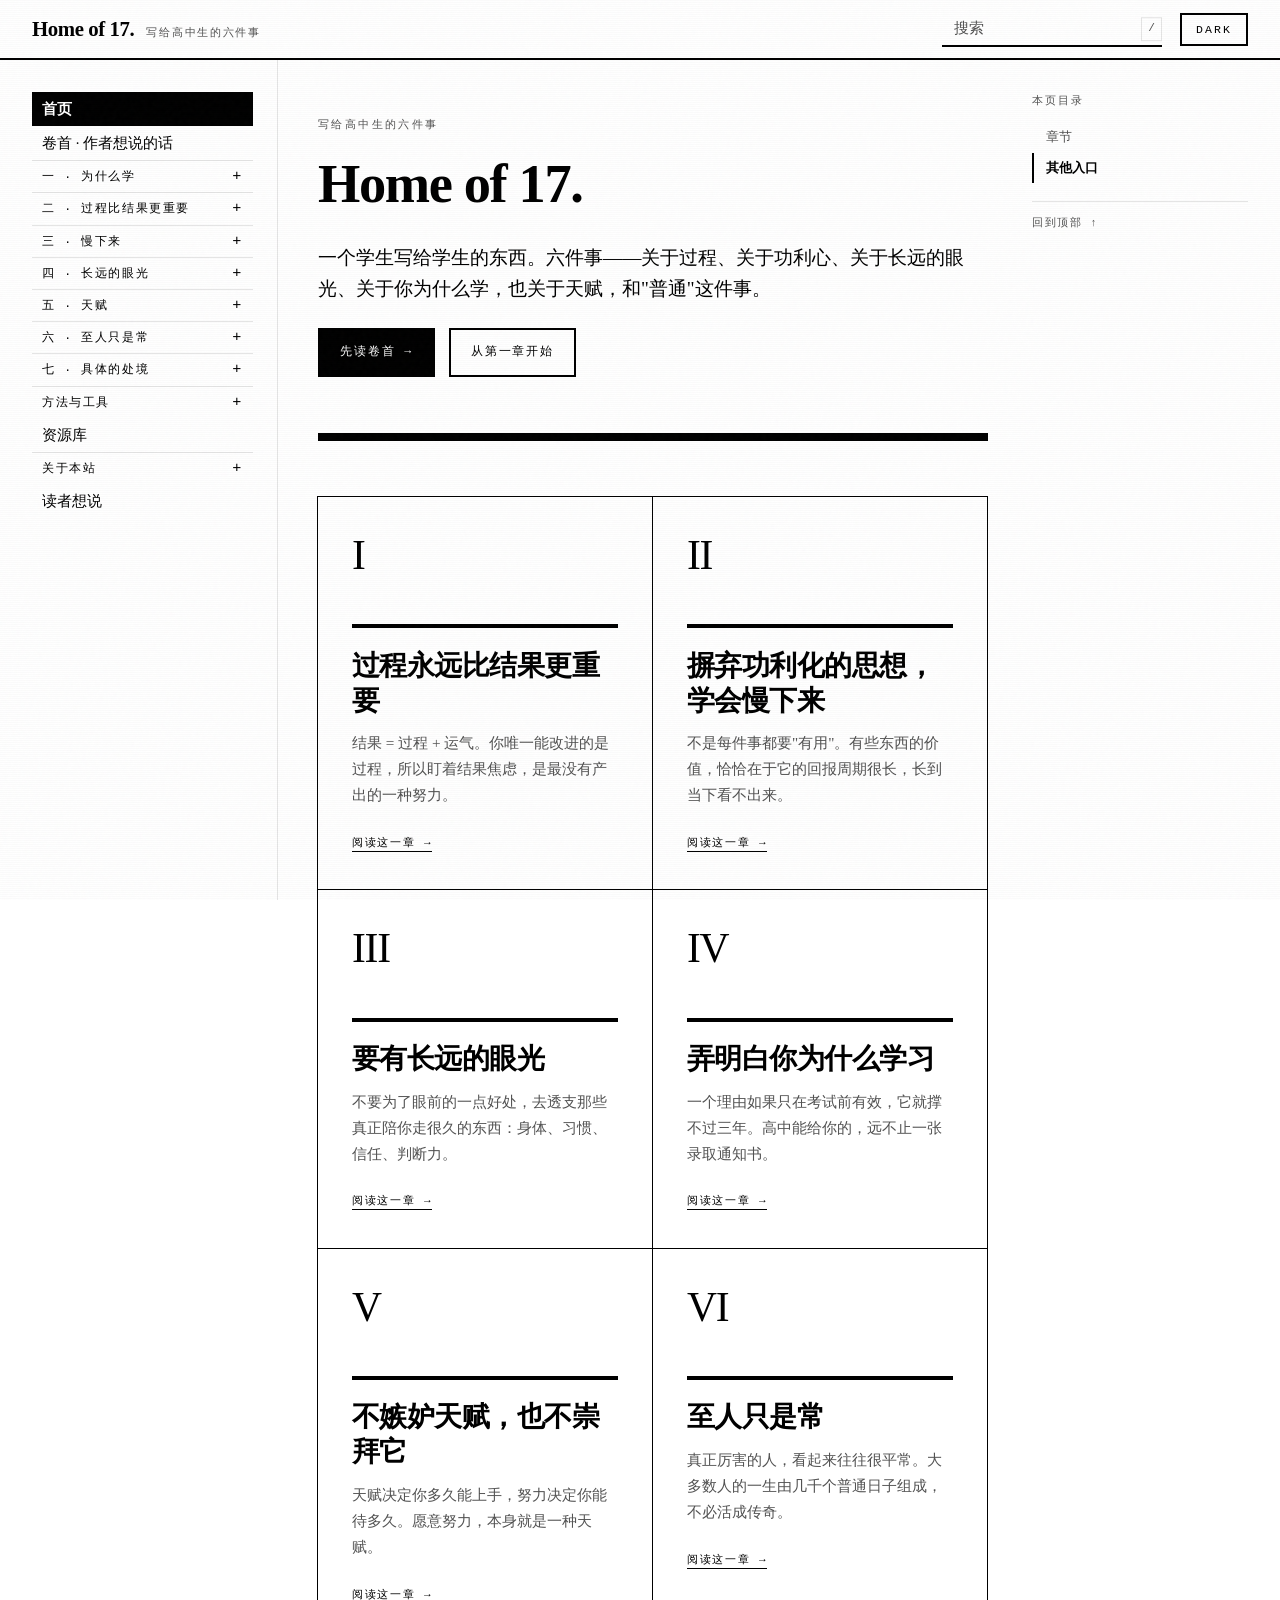
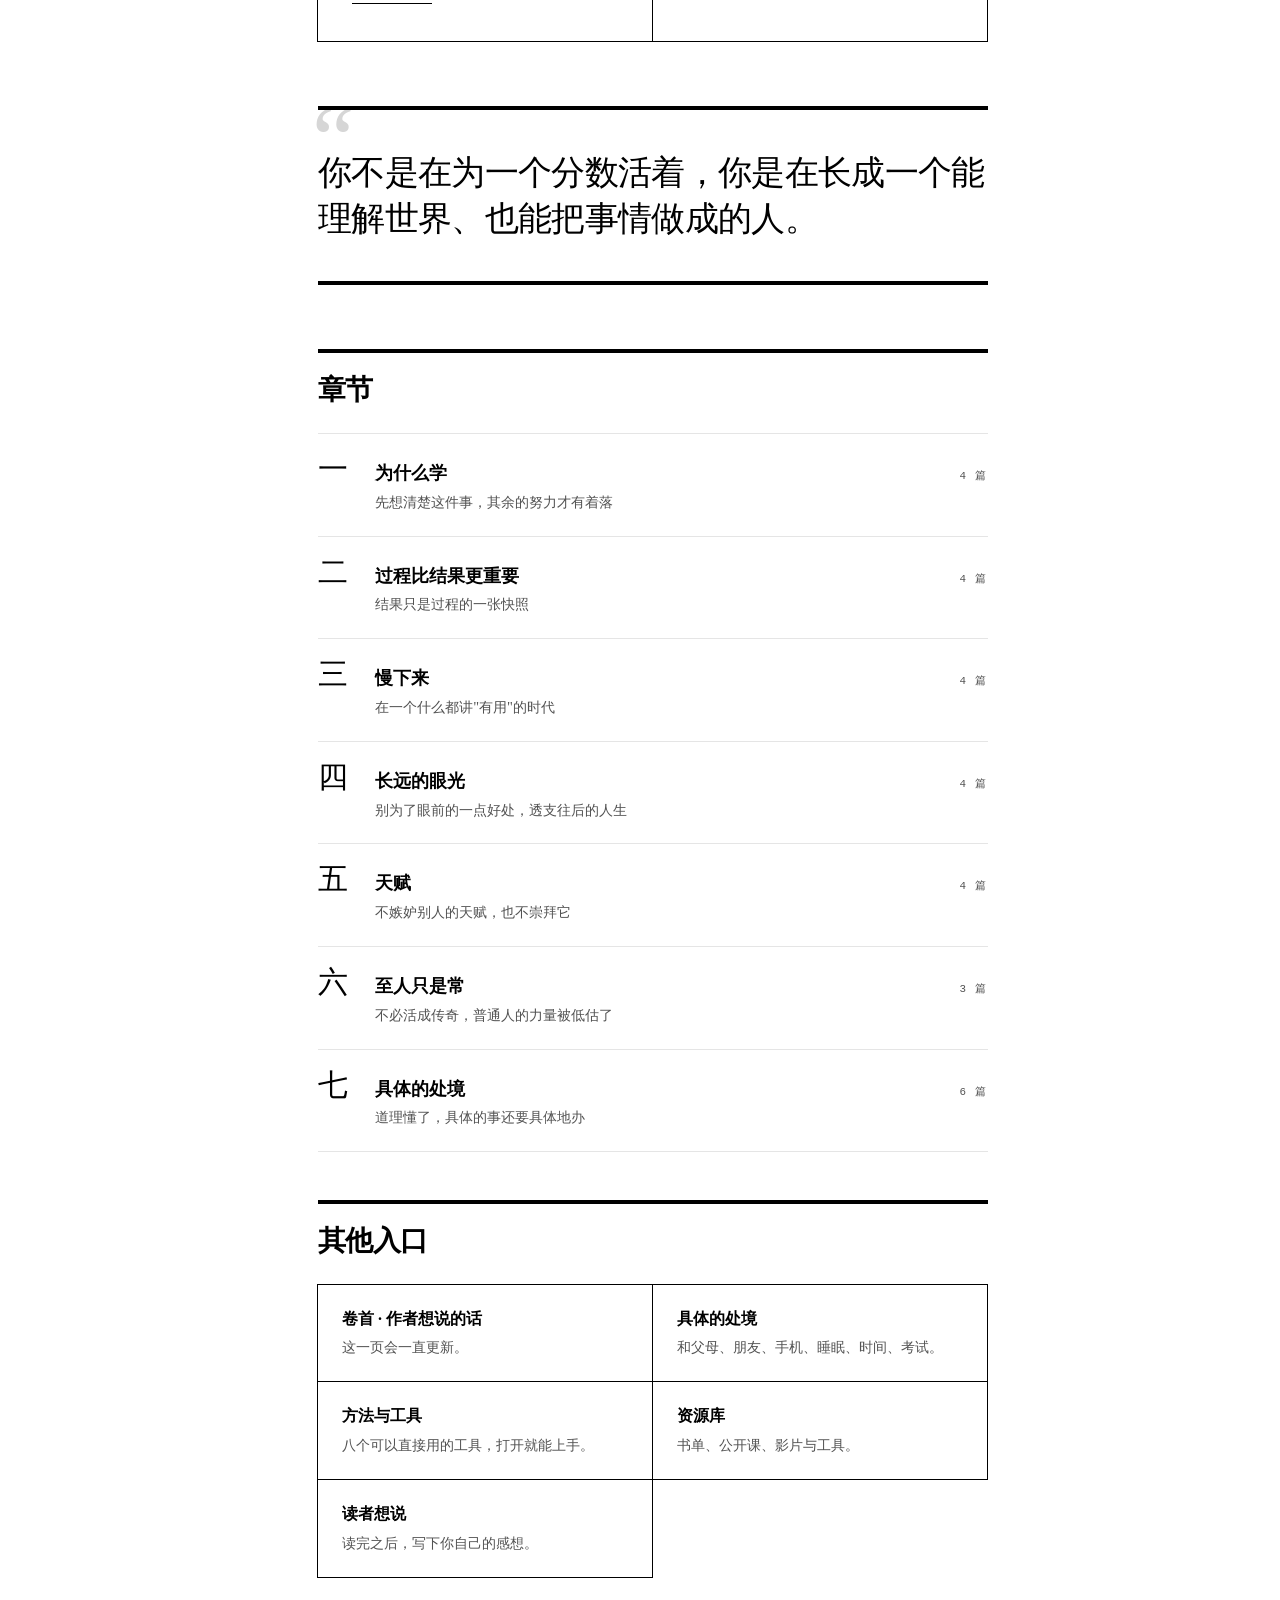
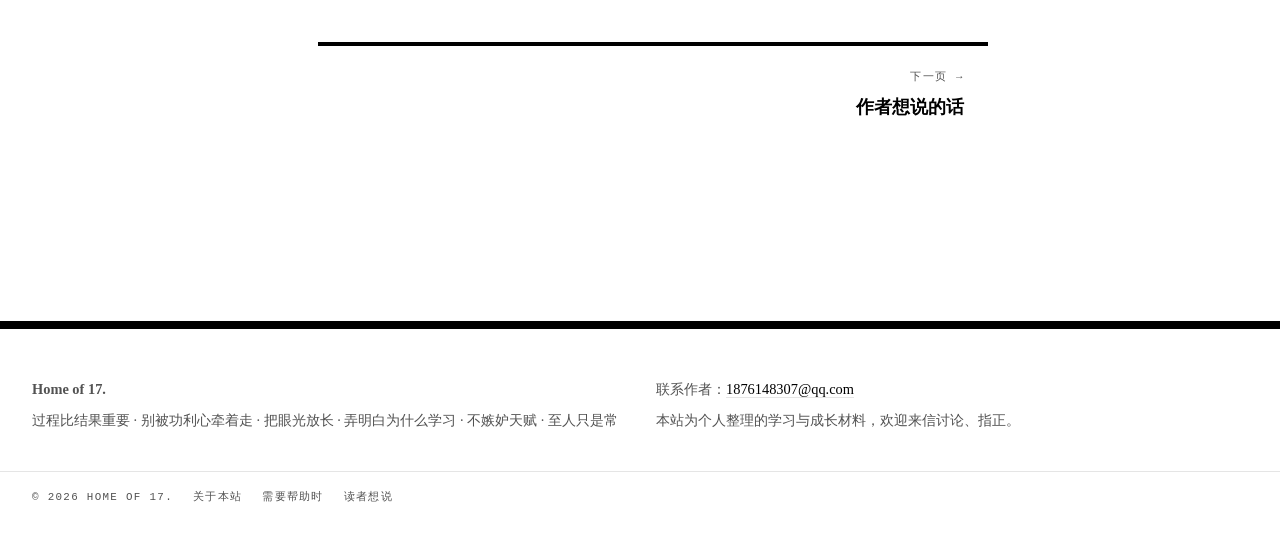
<file: index.html>
﻿<!DOCTYPE html>
<html lang="zh-CN" data-theme="light">
<head>
<meta charset="UTF-8">
<meta name="viewport" content="width=device-width, initial-scale=1.0">
<title>Home of 17.</title>
<meta name="description" content="写给高中生的六件事：过程比结果更重要，摒弃功利化、学会慢下来，要有长远的眼光，弄明白为什么学习，不嫉妒也不崇拜天赋，至人只是常。">
<link rel="icon" href="data:image/svg+xml,<svg xmlns='http://www.w3.org/2000/svg' viewBox='0 0 64 64'><rect width='64' height='64' fill='white'/><rect x='1.5' y='1.5' width='61' height='61' fill='none' stroke='black' stroke-width='3'/><text x='32' y='44' font-family='Georgia,serif' font-size='30' text-anchor='middle' fill='black'>17.</text></svg>">
<!--
  字体：默认使用本机字体（Georgia / 宋体 / Consolas），保证离线与国内网络下都能正常显示。
  如果你能访问 Google Fonts，可以取消下面这行的注释来启用 Playfair Display / Source Serif 4 / JetBrains Mono：
  <link rel="stylesheet" href="https://fonts.googleapis.com/css2?family=Playfair+Display:ital,wght@0,400..900;1,400..900&family=Source+Serif+4:ital,opsz,wght@0,8..60,300..700;1,8..60,300..700&family=JetBrains+Mono:wght@400;500&display=swap">
-->
<link rel="stylesheet" href="assets/css/style.css?v=2">
</head>
<body>

<a class="skip-link" href="#main">跳到主要内容</a>

<!-- ============ 顶栏 ============ -->
<header class="site-header">
  <div class="header__inner">
    <button class="icon-btn" id="menuBtn" type="button" aria-label="展开导航" aria-expanded="false">
      <span class="bars" aria-hidden="true"></span>
    </button>

    <a class="brand" href="#/home">
      <span class="brand__mark">Home of 17.</span>
      <span class="brand__sub">写给高中生的六件事</span>
    </a>

    <div class="md-search" id="searchWrap">
      <input id="searchInput" type="search" placeholder="搜索" autocomplete="off"
             aria-label="搜索" aria-expanded="false" role="combobox" aria-controls="searchOutput">
      <kbd class="md-search__kbd">/</kbd>
      <div class="md-search__output" id="searchOutput" role="listbox" hidden>
        <div class="md-search__scroll" id="searchResults"></div>
      </div>
    </div>

    <button class="text-btn" id="themeBtn" type="button" title="切换深浅色">DARK</button>
  </div>
</header>

<div class="md-scrim" id="scrim" hidden></div>

<!-- ============ 主体三栏 ============ -->
<div class="md-container">

  <aside class="md-sidebar md-sidebar--primary" id="sidebar" aria-label="目录导航">
    <div class="md-sidebar__scroll">
      <nav class="md-nav" id="navTree"></nav>
    </div>
  </aside>

  <main class="md-main" id="main" tabindex="-1"></main>

  <aside class="md-sidebar md-sidebar--secondary" id="tocSidebar" aria-label="本页目录"></aside>
</div>

<!-- ============ 页脚 ============ -->
<footer class="site-footer">
  <div class="footer__inner">
    <div class="footer__col">
      <p class="footer__mark">Home of 17.</p>
      <p>过程比结果重要 · 别被功利心牵着走 · 把眼光放长 · 弄明白为什么学习 · 不嫉妒天赋 · 至人只是常</p>
    </div>
    <div class="footer__col">
      <p>联系作者：<a href="mailto:1876148307@qq.com">1876148307@qq.com</a></p>
      <p>本站为个人整理的学习与成长材料，欢迎来信讨论、指正。</p>
    </div>
  </div>
  <div class="footer__bottom">
    <span>© 2026 Home of 17.</span>
    <a href="#/about">关于本站</a>
    <a href="#/help">需要帮助时</a>
    <a href="#/letters">读者想说</a>
  </div>
</footer>

<button class="back-top" id="backTop" type="button" title="回到顶部" aria-label="回到顶部" hidden>↑</button>

<div id="printArea" class="print-area" aria-hidden="true"></div>
<div class="toast" id="toast" hidden></div>

<script src="assets/js/data-content.js?v=2"></script>
<script src="assets/js/data-content2.js?v=2"></script>
<script src="assets/js/data-library.js?v=2"></script>
<script src="assets/js/render.js?v=2"></script>
<script src="assets/js/tools.js?v=2"></script>
<script src="assets/js/app.js?v=2"></script>
</body>
</html>
</file>
<file: assets/css/style.css>
﻿/* ==========================================================================
   Home of 17.  —  Minimalist Monochrome
   纯黑白、零圆角、零阴影，靠线、字与留白建立秩序。
   ========================================================================== */

/* ---------- 1. 设计令牌 ---------- */
:root {
  /* 颜色：只有黑与白，灰只用于次要文字与细线 */
  --bg: #ffffff;
  --fg: #000000;
  --muted-bg: #f5f5f5;
  --muted-fg: #525252;
  --border: #000000;
  --border-light: #e5e5e5;
  --card: #ffffff;
  --invert-bg: #000000;
  --invert-fg: #ffffff;

  /* 字体 */
  --font-display: "Playfair Display", "Songti SC", "Source Han Serif SC", "Noto Serif SC", STSong, SimSun, Georgia, serif;
  --font-body: "Source Serif 4", Georgia, "Songti SC", "Source Han Serif SC", "Noto Serif SC", SimSun, serif;
  --font-mono: "JetBrains Mono", ui-monospace, SFMono-Regular, Consolas, "Courier New", monospace;

  /* 尺寸与节奏 */
  --header-h: 60px;
  --nav-w: 246px;
  --toc-w: 220px;
  --grid-max: 1280px;
  --gap: 40px;
  --pad-x: 32px;
}

html[data-theme="dark"] {
  --bg: #000000;
  --fg: #ffffff;
  --muted-bg: #111111;
  --muted-fg: #a3a3a3;
  --border: #ffffff;
  --border-light: #2a2a2a;
  --card: #000000;
  --invert-bg: #ffffff;
  --invert-fg: #000000;
}

/* ---------- 2. 基础 ---------- */
* { box-sizing: border-box; }
html { scroll-behavior: smooth; -webkit-text-size-adjust: 100%; }

body {
  margin: 0;
  padding-top: var(--header-h);
  background: var(--bg);
  color: var(--fg);
  font-family: var(--font-body);
  font-size: 17px;
  line-height: 1.75;
  -webkit-font-smoothing: antialiased;
  overflow-wrap: break-word;
}

/* 纸张质感：极淡的横纹 + 噪点，避免扁平 */
body::after {
  content: "";
  position: fixed; inset: 0; z-index: 999; pointer-events: none;
  background-image:
    repeating-linear-gradient(0deg, transparent, transparent 1px, var(--fg) 1px, var(--fg) 2px);
  background-size: 100% 4px;
  opacity: .015;
}
body::before {
  content: "";
  position: fixed; inset: 0; z-index: 998; pointer-events: none;
  background-image: url("data:image/svg+xml,%3Csvg viewBox='0 0 256 256' xmlns='http://www.w3.org/2000/svg'%3E%3Cfilter id='n'%3E%3CfeTurbulence type='fractalNoise' baseFrequency='0.8' numOctaves='4' stitchTiles='stitch'/%3E%3C/filter%3E%3Crect width='100%25' height='100%25' filter='url(%23n)'/%3E%3C/svg%3E");
  opacity: .022;
}

a { color: var(--fg); text-decoration: none; border-bottom: 1px solid var(--border-light); }
a:hover { border-bottom-color: var(--fg); }
p { margin: 0 0 1.1em; }
ul, ol { margin: 0 0 1.1em; padding-left: 1.4em; }
li { margin: .35em 0; }
li::marker { color: var(--fg); }
hr { border: 0; border-top: 1px solid var(--border); margin: 2.5rem 0; }
strong { font-weight: 700; }

code {
  font-family: var(--font-mono); font-size: .84em;
  background: var(--muted-bg); padding: .08em .4em;
  border: 1px solid var(--border-light);
}

.muted { color: var(--muted-fg); }
.tiny { font-size: .78rem; }
.small { font-size: .88rem; }
.center { text-align: center; }
.hidden { display: none !important; }
[hidden] { display: none !important; }
::selection { background: var(--fg); color: var(--bg); }

:focus-visible { outline: 3px solid var(--fg); outline-offset: 3px; }

.skip-link {
  position: absolute; left: -999px; top: 0; z-index: 400;
  background: var(--invert-bg); color: var(--invert-fg);
  padding: 10px 16px; font-family: var(--font-mono); font-size: .8rem;
}
.skip-link:focus { left: 0; }

/* ---------- 3. 顶栏 ---------- */
.site-header {
  position: fixed; inset: 0 0 auto 0; z-index: 120;
  height: var(--header-h);
  background: var(--bg);
  border-bottom: 2px solid var(--border);
}
.header__inner {
  max-width: var(--grid-max); height: 100%; margin: 0 auto; padding: 0 var(--pad-x);
  display: flex; align-items: center; gap: 18px;
}
.home__cta { display: flex; flex-wrap: wrap; gap: 14px; margin: 0 0 1rem; }
.brand { display: flex; align-items: baseline; gap: 12px; border: 0; min-width: 0; }
.brand:hover { border: 0; }
.brand__mark {
  font-family: var(--font-display); font-size: 1.3rem; font-weight: 700;
  letter-spacing: -.02em; white-space: nowrap;
}
.brand__sub {
  font-family: var(--font-mono); font-size: .68rem; letter-spacing: .16em;
  text-transform: uppercase; color: var(--muted-fg); white-space: nowrap;
}

.icon-btn {
  width: 40px; height: 40px; flex: 0 0 auto; display: none; place-items: center;
  background: transparent; border: 1px solid transparent; cursor: pointer; color: var(--fg);
}
.icon-btn:hover { border-color: var(--border); }
.bars, .bars::before, .bars::after {
  display: block; width: 18px; height: 2px; background: var(--fg); position: relative;
}
.bars::before, .bars::after { content: ""; position: absolute; left: 0; }
.bars::before { top: -6px; }
.bars::after { top: 6px; }

.text-btn {
  font-family: var(--font-mono); font-size: .72rem; letter-spacing: .18em;
  text-transform: uppercase; padding: 8px 14px; cursor: pointer;
  background: transparent; color: var(--fg); border: 2px solid var(--border);
  transition: background-color .1s linear, color .1s linear;
}
.text-btn:hover { background: var(--invert-bg); color: var(--invert-fg); }

/* 搜索 */
.md-search { position: relative; margin-left: auto; width: 220px; }
.md-search input {
  width: 100%; height: 36px; padding: 0 34px 0 0;
  border: 0; border-bottom: 2px solid var(--border);
  background: transparent; color: var(--fg);
  font-family: var(--font-body); font-size: .92rem;
}
.md-search input::placeholder { color: var(--muted-fg); }
.md-search input:focus { outline: none; border-bottom-width: 4px; }
.md-search__kbd {
  position: absolute; right: 0; top: 50%; transform: translateY(-50%);
  font-family: var(--font-mono); font-size: .7rem; color: var(--muted-fg);
  border: 1px solid var(--border-light); padding: 1px 6px;
}
.md-search__output {
  position: absolute; top: calc(100% + 12px); right: 0; left: auto;
  width: min(620px, calc(100vw - 32px));
  background: var(--bg); border: 2px solid var(--border); z-index: 200;
}
.md-search__scroll { max-height: min(64vh, 520px); overflow-y: auto; padding: 6px; }
.md-search__hint { padding: 16px 12px; color: var(--muted-fg); font-size: .86rem; margin: 0; }
.md-search__group {
  font-family: var(--font-mono); font-size: .66rem; letter-spacing: .18em;
  text-transform: uppercase; color: var(--muted-fg);
  padding: 12px 12px 6px; border-bottom: 1px solid var(--border-light);
}
.md-search__hit { display: block; padding: 10px 12px; border: 0; border-bottom: 1px solid var(--border-light); }
.md-search__hit:last-child { border-bottom: 0; }
.md-search__hit:hover, .md-search__hit.on { background: var(--invert-bg); color: var(--invert-fg); }
.md-search__hit:hover .h-path, .md-search__hit.on .h-path,
.md-search__hit:hover .h-snip, .md-search__hit.on .h-snip { color: var(--invert-fg); opacity: .75; }
.md-search__hit .h-title { font-weight: 700; font-size: .92rem; }
.md-search__hit .h-path {
  font-family: var(--font-mono); font-size: .68rem; letter-spacing: .1em;
  text-transform: uppercase; color: var(--muted-fg); margin-top: 2px;
}
.md-search__hit .h-snip {
  font-size: .84rem; color: var(--muted-fg); margin-top: 4px; line-height: 1.55;
  display: -webkit-box; -webkit-line-clamp: 2; -webkit-box-orient: vertical; overflow: hidden;
}
.md-search__hit mark { background: var(--fg); color: var(--bg); padding: 0 2px; }

/* ---------- 4. 布局 ---------- */
.md-container {
  max-width: var(--grid-max); margin: 0 auto; padding: 0 var(--pad-x);
  display: grid; grid-template-columns: var(--nav-w) minmax(0, 1fr) var(--toc-w);
  gap: var(--gap); align-items: start;
}
.md-sidebar { position: sticky; top: var(--header-h); height: calc(100vh - var(--header-h)); }
.md-sidebar--primary { overflow: hidden; border-right: 1px solid var(--border-light); }
.md-sidebar--primary .md-sidebar__scroll {
  height: 100%; overflow-y: auto; overscroll-behavior: contain;
  padding: 32px 24px 48px 0;
}
.md-sidebar--secondary { overflow-y: auto; overscroll-behavior: contain; padding: 32px 0 48px 4px; }
.md-sidebar::-webkit-scrollbar, .md-sidebar__scroll::-webkit-scrollbar { width: 6px; }
.md-sidebar::-webkit-scrollbar-thumb, .md-sidebar__scroll::-webkit-scrollbar-thumb { background: var(--border-light); }

.md-main { min-width: 0; padding: 56px 0 96px; }
.md-main:focus { outline: none; }

.md-scrim { position: fixed; inset: 0; z-index: 110; background: rgba(0, 0, 0, .5); }

/* ---------- 5. 左侧导航 ---------- */
.md-nav { font-size: .92rem; }
.md-nav__list { list-style: none; margin: 0; padding: 0; }
.md-nav__item { margin: 0; }
.md-nav__link {
  display: block; padding: 6px 10px; border: 0;
  color: var(--fg); line-height: 1.5; transition: background-color .1s linear, color .1s linear;
}
.md-nav__link:hover { background: var(--muted-bg); border: 0; }
.md-nav__link--active { background: var(--invert-bg); color: var(--invert-fg); font-weight: 700; }
.md-nav__toggle {
  width: 100%; display: flex; align-items: center; justify-content: space-between; gap: 8px;
  padding: 8px 10px; cursor: pointer; background: transparent; color: var(--fg);
  border: 0; border-top: 1px solid var(--border-light);
  font-family: var(--font-mono); font-size: .72rem; letter-spacing: .12em;
  text-transform: uppercase; text-align: left;
}
.md-nav__item:first-child > .md-nav__toggle { border-top: 0; }
.md-nav__toggle:hover { background: var(--muted-bg); }
.md-nav__toggle .chev { font-family: var(--font-mono); font-size: .95rem; line-height: 1; }
.md-nav__list--nested { display: none; padding-left: 12px; border-left: 1px solid var(--border-light); margin-left: 10px; }
.md-nav__item--open > .md-nav__list--nested { display: block; }
.md-nav__item--subsection > .md-nav__toggle { border-top: 0; color: var(--muted-fg); }
.md-nav__item--section > .md-nav__toggle { letter-spacing: .14em; }

/* ---------- 6. 右侧目录 ---------- */
.md-toc__title {
  font-family: var(--font-mono); font-size: .66rem; letter-spacing: .18em;
  text-transform: uppercase; color: var(--muted-fg); margin: 0 0 12px;
}
.md-toc__list { list-style: none; margin: 0; padding: 0; }
.md-toc__list li { margin: 0; }
.md-toc__list a {
  display: block; padding: 5px 0 5px 12px; border: 0; border-left: 2px solid transparent;
  font-size: .84rem; line-height: 1.5; color: var(--muted-fg);
}
.md-toc__list a:hover { color: var(--fg); border-left-color: var(--border-light); }
.md-toc__list a.on { color: var(--fg); border-left-color: var(--fg); font-weight: 700; }
.md-toc__back {
  display: block; margin-top: 18px; padding-top: 12px;
  border: 0; border-top: 1px solid var(--border-light);
  font-family: var(--font-mono); font-size: .68rem; letter-spacing: .14em;
  text-transform: uppercase; color: var(--muted-fg);
}
.md-toc__back:hover { color: var(--fg); }

/* ---------- 7. 正文排版 ---------- */
.md-breadcrumbs {
  display: flex; flex-wrap: wrap; gap: 8px; align-items: center;
  font-family: var(--font-mono); font-size: .68rem; letter-spacing: .12em;
  text-transform: uppercase; color: var(--muted-fg); margin-bottom: 22px;
}
.md-breadcrumbs a { border: 0; color: var(--muted-fg); }
.md-breadcrumbs a:hover { color: var(--fg); }
.md-breadcrumbs .sep { opacity: .45; }

.md-content { font-size: 1.02rem; line-height: 1.8; }

.kicker {
  font-family: var(--font-mono); font-size: .68rem; letter-spacing: .22em;
  text-transform: uppercase; color: var(--muted-fg); margin: 0 0 18px;
}
.md-content h1 {
  font-family: var(--font-display); font-weight: 700;
  font-size: clamp(2rem, 4.6vw, 3.4rem); line-height: 1.12;
  letter-spacing: -.025em; margin: 0 0 .5em;
}
.md-content h2 {
  font-family: var(--font-display); font-weight: 700;
  font-size: clamp(1.35rem, 2.4vw, 1.75rem); line-height: 1.25;
  letter-spacing: -.02em; margin: 3rem 0 .8rem; padding-top: 1.2rem;
  border-top: 4px solid var(--border);
}
.md-content h3 {
  font-family: var(--font-body); font-weight: 700; font-size: 1.12rem;
  margin: 2rem 0 .6rem;
}
.md-content h1:first-child, .md-content h2:first-child { margin-top: 0; }
.md-content h2, .md-content h3 { scroll-margin-top: calc(var(--header-h) + 24px); }
.headerlink {
  background: none; border: 0; cursor: pointer; padding: 0 0 0 .5rem;
  font-family: var(--font-mono); font-size: .6em; color: var(--muted-fg);
  opacity: 0; transition: opacity .1s linear;
}
.md-content h2:hover .headerlink, .md-content h3:hover .headerlink { opacity: 1; }
.headerlink:hover { color: var(--fg); }

.display {
  font-family: var(--font-display); font-weight: 700;
  font-size: clamp(3.2rem, 13vw, 9rem); line-height: .92;
  letter-spacing: -.05em; margin: 0 0 .35em;
}
.lead-xl {
  font-size: 1.2rem; line-height: 1.65; color: var(--fg);
  max-width: 46rem; margin-bottom: 1.2em;
}
.md-chips { display: flex; flex-wrap: wrap; gap: 8px; margin-bottom: 24px; }
.chip {
  font-family: var(--font-mono); font-size: .66rem; letter-spacing: .1em;
  text-transform: uppercase; padding: 3px 9px;
  border: 1px solid var(--border-light); color: var(--muted-fg);
}
.chip-brand { border-color: var(--border); color: var(--fg); }

.md-actions {
  display: flex; flex-wrap: wrap; gap: 12px; align-items: center;
  margin-top: 3rem; padding-top: 1.4rem; border-top: 1px solid var(--border);
}

/* 署名与联系方式 */
.signoff {
  margin-top: 3rem; padding-top: 1.2rem; border-top: 4px solid var(--border);
}
.signoff__mark {
  font-family: var(--font-mono); font-size: .68rem; letter-spacing: .2em;
  text-transform: uppercase; color: var(--muted-fg); margin: 0 0 6px;
}
.signoff__text { font-size: .92rem; margin: 0; color: var(--muted-fg); }

/* 横线 */
.rule { border: 0; border-top: 1px solid var(--border); margin: 3rem 0; }
.rule--heavy { border-top: 8px solid var(--border); margin: 3.5rem 0; }

/* ---------- 8. 按钮 ---------- */
.btn {
  display: inline-flex; align-items: center; gap: 8px;
  font-family: var(--font-mono); font-size: .72rem; letter-spacing: .16em;
  text-transform: uppercase; padding: 12px 20px; cursor: pointer;
  background: transparent; color: var(--fg); border: 2px solid var(--border);
  transition: background-color .1s linear, color .1s linear;
}
.btn:hover { background: var(--invert-bg); color: var(--invert-fg); border-color: var(--border); }
.btn-primary { background: var(--invert-bg); color: var(--invert-fg); border-color: var(--invert-bg); }
.btn-primary:hover { background: transparent; color: var(--fg); border-color: var(--border); }
.btn-outline { background: transparent; color: var(--fg); border-color: var(--border); }
.btn-outline:hover { background: var(--invert-bg); color: var(--invert-fg); }
.btn-ghost { border-color: transparent; padding-left: 0; padding-right: 0; }
.btn-ghost:hover { background: transparent; color: var(--fg); border-bottom: 2px solid var(--fg); }
.btn-danger { border-color: var(--border); color: var(--muted-fg); }
.btn-danger:hover { background: transparent; color: var(--fg); }
.btn-sm { padding: 8px 14px; font-size: .68rem; }
.btn-row { display: flex; flex-wrap: wrap; gap: 10px; align-items: center; }

/* ---------- 9. 提示块 ---------- */
.admonition {
  margin: 1.6em 0; padding: 18px 22px;
  border: 1px solid var(--border); border-left: 8px solid var(--border);
  background: var(--bg);
}
.admonition .admonition-title {
  font-family: var(--font-mono); font-size: .7rem; letter-spacing: .16em;
  text-transform: uppercase; margin: 0 0 10px; color: var(--fg);
}
.admonition p:last-child, .admonition ul:last-child, .admonition ol:last-child { margin-bottom: 0; }
/* 核心观点：整块反白 */
.admonition--idea {
  background: var(--invert-bg); color: var(--invert-fg);
  border-color: var(--invert-bg); border-left-width: 8px;
  padding: 26px 28px;
}
.admonition--idea .admonition-title { color: var(--invert-fg); opacity: .7; }
.admonition--idea strong { color: var(--invert-fg); }
.admonition--idea a { color: var(--invert-fg); border-bottom-color: var(--invert-fg); }

/* 引用 */
.quote {
  margin: 1.8em 0; padding: 0 0 0 22px;
  border-left: 4px solid var(--border);
  font-family: var(--font-display); font-size: 1.14rem;
}
.quote cite {
  display: block; margin-top: 10px; font-family: var(--font-mono); font-style: normal;
  font-size: .68rem; letter-spacing: .12em; text-transform: uppercase; color: var(--muted-fg);
}

/* 大号拉引 */
.pullquote {
  margin: 4rem 0; padding: 2.5rem 0;
  border-top: 4px solid var(--border); border-bottom: 4px solid var(--border);
  position: relative;
}
.pullquote::before {
  content: "\201C"; position: absolute; top: -1.2rem; left: -6px;
  font-family: var(--font-display); font-size: 6rem; line-height: 1;
  color: var(--fg); opacity: .16;
}
.pullquote p {
  font-family: var(--font-display);
  font-size: clamp(1.35rem, 3.4vw, 2.1rem); line-height: 1.35;
  letter-spacing: -.02em; margin: 0; position: relative;
}
.pullquote cite {
  display: block; margin-top: 14px; font-family: var(--font-mono); font-style: normal;
  font-size: .68rem; letter-spacing: .14em; text-transform: uppercase; color: var(--muted-fg);
}

/* 表格 */
.table-wrap { overflow-x: auto; margin: 1.6em 0; }
table { width: 100%; border-collapse: collapse; font-size: .94rem; }
th, td { padding: 11px 14px; text-align: left; border-bottom: 1px solid var(--border-light); vertical-align: top; }
th {
  font-family: var(--font-mono); font-size: .68rem; letter-spacing: .12em;
  text-transform: uppercase; font-weight: 500;
  border-bottom: 2px solid var(--border); white-space: nowrap;
}
tbody tr:hover { background: var(--muted-bg); }

/* 步骤 */
.steps { counter-reset: step; margin: 1.6em 0; display: grid; gap: 0; }
.step {
  position: relative; padding: 16px 20px 16px 58px;
  border-top: 1px solid var(--border-light);
}
.step:first-child { border-top: 2px solid var(--border); }
.step:last-child { border-bottom: 1px solid var(--border-light); }
.step::before {
  counter-increment: step; content: counter(step, decimal-leading-zero);
  position: absolute; left: 0; top: 16px;
  font-family: var(--font-mono); font-size: .72rem; letter-spacing: .1em; color: var(--muted-fg);
}
.step b { display: block; font-size: .98rem; }
.step p { margin: 4px 0 0; font-size: .92rem; color: var(--muted-fg); }

/* 键值 */
.kv-grid { display: grid; grid-template-columns: repeat(auto-fit, minmax(230px, 1fr)); gap: 0; margin: 1.6em 0; }
.kv { border: 1px solid var(--border-light); padding: 14px 16px; margin: -1px 0 0 -1px; }
.kv dt { font-weight: 700; font-size: .94rem; margin-bottom: 4px; }
.kv dd { margin: 0; font-size: .9rem; color: var(--muted-fg); }

/* 可勾选清单 */
.checklist { margin: 1.6em 0; border: 1px solid var(--border); padding: 18px 22px; }
.checklist-head {
  display: flex; align-items: center; justify-content: space-between; gap: 12px;
  margin-bottom: 10px; padding-bottom: 10px; border-bottom: 2px solid var(--border);
}
.checklist-head b { font-size: .96rem; }
.checklist label { display: flex; gap: 12px; align-items: flex-start; padding: 5px 0; cursor: pointer; font-size: .95rem; }
.checklist input {
  appearance: none; width: 16px; height: 16px; flex: 0 0 auto; margin-top: .35em;
  border: 2px solid var(--border); background: transparent; cursor: pointer; position: relative;
}
.checklist input:checked { background: var(--invert-bg); }
.checklist input:checked::after {
  content: ""; position: absolute; left: 3px; top: -1px; width: 4px; height: 9px;
  border-right: 2px solid var(--invert-fg); border-bottom: 2px solid var(--invert-fg);
  transform: rotate(40deg);
}
.checklist input:checked + span { color: var(--muted-fg); text-decoration: line-through; }

/* 网格卡片（悬停整块反白） */
.md-cards { display: grid; gap: 0; margin: 1.6em 0; grid-template-columns: repeat(auto-fill, minmax(16rem, 1fr)); }
.md-card {
  display: block; border: 1px solid var(--border); margin: -1px 0 0 -1px;
  padding: 22px 24px; color: var(--fg); background: var(--bg);
  transition: background-color .1s linear, color .1s linear;
}
.md-card:hover { background: var(--invert-bg); color: var(--invert-fg); border-color: var(--border); }
.md-card__num {
  display: block; font-family: var(--font-display); font-size: 1.6rem;
  line-height: 1; margin-bottom: 12px;
}
.md-card__title { font-weight: 700; font-size: 1rem; line-height: 1.45; }
.md-card__desc { font-size: .9rem; color: var(--muted-fg); margin: 6px 0 0; line-height: 1.65; }
.md-card:hover .md-card__desc { color: var(--invert-fg); opacity: .8; }
.md-card__meta { margin-top: 12px; display: flex; flex-wrap: wrap; gap: 6px; }
.md-card:hover .chip { border-color: var(--invert-fg); color: var(--invert-fg); opacity: .8; }

/* 首页：四个思想 */
.idea-grid { display: grid; grid-template-columns: 1fr 1fr; gap: 0; margin: 0 0 1rem; }
.idea-card {
  display: block; border: 1px solid var(--border); margin: -1px 0 0 -1px;
  padding: 38px 34px 34px; color: var(--fg); background: var(--bg);
  transition: background-color .1s linear, color .1s linear;
}
.idea-card:hover { background: var(--invert-bg); color: var(--invert-fg); border-color: var(--border); }
.idea-card__num {
  font-family: var(--font-display); font-size: 2.6rem; line-height: 1;
  display: block; margin-bottom: 20px; letter-spacing: -.03em;
}
.idea-card__title {
  font-family: var(--font-display); font-size: 1.5rem; font-weight: 700;
  line-height: 1.2; letter-spacing: -.02em; margin: 0 0 12px; border: 0; padding: 0;
}
.idea-card__text { font-size: .95rem; color: var(--muted-fg); margin: 0 0 18px; line-height: 1.7; }
.idea-card:hover .idea-card__text { color: var(--invert-fg); opacity: .82; }
.idea-card__more {
  font-family: var(--font-mono); font-size: .68rem; letter-spacing: .16em;
  text-transform: uppercase; border-bottom: 1px solid currentColor; padding-bottom: 2px;
}

/* 首页：章节列表 */
.chapter-list { list-style: none; margin: 1.6em 0; padding: 0; }
.chapter-list li { margin: 0; }
.chapter-list a {
  display: flex; align-items: baseline; gap: 22px;
  padding: 20px 0; border: 0; border-top: 1px solid var(--border-light);
}
.chapter-list li:last-child a { border-bottom: 1px solid var(--border-light); }
.chapter-list a:hover { background: var(--muted-bg); padding-left: 12px; padding-right: 12px; }
.chapter-list__num {
  font-family: var(--font-display); font-size: 1.9rem; line-height: 1;
  min-width: 2.2rem; letter-spacing: -.03em;
}
.chapter-list__body { flex: 1; display: flex; flex-direction: column; }
.chapter-list__title { font-size: 1.1rem; font-weight: 700; }
.chapter-list__sub { font-size: .9rem; color: var(--muted-fg); }
.chapter-list__meta {
  font-family: var(--font-mono); font-size: .68rem; letter-spacing: .14em;
  text-transform: uppercase; color: var(--muted-fg);
}

/* 上下页 */
.md-prevnext {
  display: grid; grid-template-columns: 1fr 1fr; gap: 0;
  margin-top: 4rem; border-top: 4px solid var(--border);
}
.md-prevnext a {
  display: block; padding: 22px 24px; border: 0; color: var(--fg);
  transition: background-color .1s linear, color .1s linear;
}
.md-prevnext a:hover { background: var(--invert-bg); color: var(--invert-fg); }
.md-prevnext .dir {
  display: block; font-family: var(--font-mono); font-size: .66rem; letter-spacing: .16em;
  text-transform: uppercase; color: var(--muted-fg); margin-bottom: 6px;
}
.md-prevnext a:hover .dir { color: var(--invert-fg); opacity: .75; }
.md-prevnext .ttl { font-family: var(--font-display); font-size: 1.1rem; font-weight: 700; line-height: 1.3; }
.md-prevnext .prev { text-align: left; grid-column: 1; border-right: 1px solid var(--border-light); }
.md-prevnext .next { text-align: right; grid-column: 2; }
.md-prevnext .spacer { display: block; grid-column: 1; }

/* ---------- 10. 工具与表单 ---------- */
.tool-card { border: 1px solid var(--border); padding: 26px 28px; margin: 0 0 28px; }
.tool-card h3 {
  font-family: var(--font-mono); font-size: .72rem; letter-spacing: .16em;
  text-transform: uppercase; font-weight: 500; margin: 0 0 16px;
  padding-bottom: 10px; border-bottom: 1px solid var(--border-light);
}
.tool-head { display: flex; align-items: flex-start; justify-content: space-between; gap: 14px; flex-wrap: wrap; }
.tool-note {
  font-family: var(--font-mono); font-size: .7rem; letter-spacing: .08em;
  color: var(--muted-fg); margin-bottom: 20px;
}
.tool-grid { display: grid; grid-template-columns: repeat(auto-fit, minmax(250px, 1fr)); gap: 24px; }

.field { margin-bottom: 18px; }
.field label {
  display: block; font-family: var(--font-mono); font-size: .68rem; letter-spacing: .12em;
  text-transform: uppercase; color: var(--muted-fg); margin-bottom: 8px;
}
input[type="text"], input[type="number"], input[type="date"], input[type="search"], select, textarea {
  width: 100%; padding: 10px 12px; background: transparent; color: var(--fg);
  border: 0; border-bottom: 2px solid var(--border);
  font-family: var(--font-body); font-size: .96rem; line-height: 1.6;
  transition: border-bottom-width .1s linear;
}
textarea { resize: vertical; min-height: 72px; border: 2px solid var(--border); }
input:focus, select:focus, textarea:focus { outline: none; border-bottom-width: 4px; }
textarea:focus { border-width: 3px; }
input[type="range"] { width: 100%; accent-color: var(--fg); }

.tag-picker { display: flex; flex-wrap: wrap; gap: 8px; margin-bottom: 6px; }
.tag-picker button {
  font-family: var(--font-mono); font-size: .68rem; letter-spacing: .08em;
  padding: 6px 12px; cursor: pointer; background: transparent; color: var(--muted-fg);
  border: 1px solid var(--border-light); transition: background-color .1s linear, color .1s linear;
}
.tag-picker button:hover { border-color: var(--border); color: var(--fg); }
.tag-picker button.on { background: var(--invert-bg); color: var(--invert-fg); border-color: var(--invert-bg); }

/* 呼吸 */
.breathe-stage { display: grid; place-items: center; padding: 28px 0 12px; min-height: 260px; }
.breathe-ring { position: relative; width: 220px; height: 220px; display: grid; place-items: center; }
.breathe-circle {
  position: absolute; inset: 0; border-radius: 50%;
  background: var(--fg); opacity: .1;
  transform: scale(.5); transition: transform 4s linear, opacity .3s linear;
}
.breathe-ring:not(.idle) .breathe-circle { opacity: .16; }
.breathe-circle.grow { transform: scale(1); }
.breathe-core { position: relative; z-index: 2; text-align: center; }
.breathe-phase {
  font-family: var(--font-mono); font-size: .72rem; letter-spacing: .2em;
  text-transform: uppercase; color: var(--muted-fg);
}
.breathe-count { font-family: var(--font-display); font-size: 3rem; line-height: 1.1; }
.breathe-info { text-align: center; color: var(--muted-fg); font-size: .88rem; }
.breathe-stats {
  display: flex; gap: 28px; justify-content: center; margin-top: 12px;
  font-family: var(--font-mono); font-size: .7rem; letter-spacing: .1em;
  text-transform: uppercase; color: var(--muted-fg);
}
.breathe-stats b { color: var(--fg); }

.chart-wrap { position: relative; height: 230px; margin: 8px 0; }
canvas { max-width: 100%; filter: grayscale(1); }

.record-list { display: grid; gap: 0; margin-top: 16px; }
.record { border-top: 1px solid var(--border-light); padding: 14px 0; font-size: .9rem; }
.record-top { display: flex; justify-content: space-between; align-items: center; gap: 12px; flex-wrap: wrap; }
.record-date { font-family: var(--font-mono); font-size: .74rem; letter-spacing: .08em; }
.record-body { color: var(--muted-fg); margin-top: 5px; white-space: pre-wrap; line-height: 1.65; }
.record-body b { color: var(--fg); font-weight: 700; }
.mood-dot { display: inline-block; width: 9px; height: 9px; margin-right: 7px; border: 1px solid var(--border); }
.empty { border: 1px dashed var(--border-light); padding: 22px; text-align: center; color: var(--muted-fg); font-size: .9rem; }

/* 番茄钟 */
.timer-display {
  font-family: var(--font-display); font-size: 4.5rem; line-height: 1;
  text-align: center; letter-spacing: -.03em; margin: 12px 0 20px;
}
.timer-bar { height: 4px; background: var(--border-light); overflow: hidden; margin-bottom: 16px; }
.timer-bar i { display: block; height: 100%; width: 0; background: var(--fg); transition: width .25s linear; }
.timer-display.break { opacity: .5; }
.task-list { display: grid; gap: 0; margin-top: 14px; }
.task-item {
  display: flex; align-items: center; gap: 12px; padding: 11px 0;
  border-top: 1px solid var(--border-light); font-size: .92rem;
}
.task-item.done span.t { text-decoration: line-through; color: var(--muted-fg); }
.task-item span.t { flex: 1; }
.task-item .poms {
  font-family: var(--font-mono); font-size: .68rem; letter-spacing: .1em;
  text-transform: uppercase; color: var(--muted-fg);
}

/* 结果框 */
.result-box { border: 2px solid var(--border); padding: 22px 24px; margin-top: 20px; }
.result-score { font-family: var(--font-display); font-size: 2.6rem; line-height: 1.1; margin-bottom: 8px; }

/* ---------- 11. 读者想说 ---------- */
.letters { margin-top: 1rem; }
.letters__lead { font-size: 1.05rem; max-width: 44rem; }
.letters__prompts {
  border: 1px solid var(--border-light); padding: 18px 22px; margin: 0 0 24px;
}
.letters__prompts-title {
  font-family: var(--font-mono); font-size: .68rem; letter-spacing: .14em;
  text-transform: uppercase; color: var(--muted-fg); margin: 0 0 10px;
}
.letters__prompts ul { margin: 0; padding-left: 1.2em; }
.letters__prompts li { font-size: .95rem; }
.letters__form { margin-bottom: 10px; max-width: 44rem; }
.letters__note { font-size: .88rem; color: var(--muted-fg); max-width: 44rem; }

.letters__mine {
  margin: 30px 0 0; padding: 20px 22px; border: 1px solid var(--border);
}
.letters__mine h3 {
  font-family: var(--font-mono); font-size: .72rem; letter-spacing: .16em;
  text-transform: uppercase; font-weight: 500; margin: 0 0 6px;
  display: flex; align-items: center; gap: 10px;
}
.letters__mine-note { font-size: .84rem; color: var(--muted-fg); margin: 0 0 10px; }
.letters__list { display: grid; }

.letter { border-top: 1px solid var(--border-light); padding: 16px 0; }
.letter:first-child { border-top: 0; padding-top: 0; }
.letter__meta { display: flex; align-items: center; gap: 12px; margin-bottom: 6px; flex-wrap: wrap; }
.letter__name { font-weight: 700; font-size: .94rem; }
.letter__date {
  font-family: var(--font-mono); font-size: .68rem; letter-spacing: .1em; color: var(--muted-fg);
}
.letter__text { margin: 0; font-size: .96rem; white-space: pre-wrap; }
.letter__reply {
  margin: 10px 0 0; padding-left: 16px; border-left: 3px solid var(--border);
  font-size: .92rem; color: var(--muted-fg);
}
.letter__reply-label {
  display: block; font-family: var(--font-mono); font-size: .62rem;
  letter-spacing: .16em; text-transform: uppercase; color: var(--fg); margin-bottom: 3px;
}
.letter--mine .letter__meta { justify-content: space-between; }
.letter--mine .letter__text { font-size: .94rem; }

.letters__wall-title {
  font-size: 1.05rem; margin: 2.4rem 0 .4rem;
}
.letters__wall-note { font-size: .86rem; color: var(--muted-fg); margin: 0 0 12px; }
.letters__wall { max-width: 44rem; }
.letters__empty {
  border: 1px dashed var(--border-light); padding: 22px; text-align: center;
  color: var(--muted-fg); font-size: .9rem;
}
.letters__embed { margin-top: 32px; }
.letters__embed h3 {
  font-family: var(--font-mono); font-size: .72rem; letter-spacing: .16em;
  text-transform: uppercase; font-weight: 500; margin: 0 0 12px;
  padding-top: 16px; border-top: 1px solid var(--border-light);
}

/* ---------- 12. 资源库 ---------- */
.res-cat { margin: 0 0 12px; scroll-margin-top: calc(var(--header-h) + 24px); }
.res-cat > h2 { display: flex; align-items: baseline; gap: 12px; flex-wrap: wrap; }
.res-list { display: grid; grid-template-columns: repeat(auto-fill, minmax(20rem, 1fr)); gap: 0; }
.res-item {
  border: 1px solid var(--border-light); margin: -1px 0 0 -1px; padding: 16px 18px;
  transition: background-color .1s linear, color .1s linear;
}
.res-item:hover { background: var(--muted-bg); }
.res-item .res-name { font-weight: 700; font-size: .96rem; display: flex; align-items: baseline; gap: 8px; flex-wrap: wrap; }
.res-item .res-name a { border: 0; }
.res-item .res-name a:hover { border-bottom: 1px solid var(--fg); }
.res-item .res-by { font-family: var(--font-mono); font-size: .66rem; letter-spacing: .08em; color: var(--muted-fg); font-weight: 400; }
.res-item .res-desc { font-size: .9rem; color: var(--muted-fg); margin: 6px 0 0; line-height: 1.7; }
.res-item .res-tags { margin-top: 10px; display: flex; gap: 6px; flex-wrap: wrap; }

/* ---------- 13. 热线 ---------- */
.hotline {
  display: flex; align-items: center; justify-content: space-between; gap: 20px; flex-wrap: wrap;
  border-top: 1px solid var(--border-light); padding: 18px 0;
}
.hotline:last-of-type { border-bottom: 1px solid var(--border-light); }
.hotline .num { font-family: var(--font-display); font-size: 1.9rem; line-height: 1.1; letter-spacing: -.02em; }
.hotline .meta { font-size: .88rem; color: var(--muted-fg); }

/* ---------- 14. 页脚与浮层 ---------- */
.site-footer { border-top: 8px solid var(--border); margin-top: 80px; }
.footer__inner {
  max-width: var(--grid-max); margin: 0 auto; padding: 48px var(--pad-x) 32px;
  display: grid; grid-template-columns: repeat(auto-fit, minmax(260px, 1fr)); gap: 32px;
}
.footer__mark { font-family: var(--font-display); font-size: 1.4rem; font-weight: 700; margin: 0 0 8px; }
.footer__col p { font-size: .9rem; color: var(--muted-fg); margin: 0 0 6px; }
.footer__bottom {
  max-width: var(--grid-max); margin: 0 auto; padding: 16px var(--pad-x) 40px;
  border-top: 1px solid var(--border-light);
  display: flex; flex-wrap: wrap; gap: 20px;
  font-family: var(--font-mono); font-size: .68rem; letter-spacing: .12em;
  text-transform: uppercase; color: var(--muted-fg);
}
.footer__bottom a { border: 0; color: var(--muted-fg); }
.footer__bottom a:hover { color: var(--fg); }

.back-top {
  position: fixed; right: 24px; bottom: 24px; z-index: 100;
  width: 46px; height: 46px; cursor: pointer;
  background: var(--bg); color: var(--fg); border: 2px solid var(--border);
  font-family: var(--font-mono); font-size: 1rem;
  transition: background-color .1s linear, color .1s linear;
}
.back-top:hover { background: var(--invert-bg); color: var(--invert-fg); }

.toast {
  position: fixed; left: 50%; bottom: 32px; transform: translateX(-50%) translateY(8px);
  background: var(--invert-bg); color: var(--invert-fg);
  border: 2px solid var(--invert-bg); padding: 12px 20px;
  font-family: var(--font-mono); font-size: .72rem; letter-spacing: .1em;
  z-index: 300; opacity: 0; transition: opacity .1s linear, transform .1s linear; pointer-events: none;
}
.toast.show { opacity: 1; transform: translateX(-50%) translateY(0); }

/* ---------- 15. 打印 ---------- */
.print-area { display: none; }
body.printing-area .site-header,
body.printing-area .md-sidebar,
body.printing-area .site-footer,
body.printing-area .md-main,
body.printing-area .back-top { display: none !important; }
body.printing-area .print-area { display: block !important; padding: 12px; }
body.printing-area::before, body.printing-area::after { display: none; }

@media print {
  body { padding-top: 0; background: #fff; color: #000; font-size: 11.5pt; }
  body::before, body::after { display: none; }
  .site-header, .md-sidebar, .site-footer, .back-top,
  .md-actions, .md-prevnext, .signoff, .md-breadcrumbs, .letters, .tool-head .btn { display: none !important; }
  .md-container { display: block; padding: 0; max-width: none; }
  .md-main { padding: 0; }
  .md-content h1 { font-size: 24pt; }
  .md-content h2 { font-size: 15pt; border-top-width: 2px; }
  .md-card, .tool-card, .admonition, .res-item, table { break-inside: avoid; }
  .admonition--idea { background: #fff !important; color: #000 !important; border-color: #000 !important; }
  .admonition--idea .admonition-title, .admonition--idea strong { color: #000 !important; }
  a { color: #000; border: 0; }
}

/* ---------- 16. 响应式 ---------- */
@media (max-width: 1180px) {
  .md-container { grid-template-columns: var(--nav-w) minmax(0, 1fr); }
  .md-sidebar--secondary { display: none; }
}
@media (max-width: 960px) {
  :root { --pad-x: 20px; --gap: 0px; }
  .md-container { grid-template-columns: minmax(0, 1fr); }
  .icon-btn { display: grid; }
  .md-sidebar--primary {
    position: fixed; top: var(--header-h); left: 0; bottom: 0; width: min(88vw, 340px);
    height: auto; background: var(--bg); z-index: 115;
    padding: 0 20px 32px; border-right: 2px solid var(--border);
    transform: translateX(-102%); transition: transform .1s linear;
  }
  .md-sidebar--primary .md-sidebar__scroll { padding: 24px 0 40px; }
  .md-sidebar--primary.md-sidebar--open { transform: translateX(0); }
  .brand__sub { display: none; }
  .md-search { width: 180px; }
}
@media (max-width: 720px) {
  body { font-size: 16px; }
  .md-main { padding: 32px 0 64px; }
  .idea-grid { grid-template-columns: 1fr; }
  .step { padding-left: 46px; }
  .md-prevnext { grid-template-columns: 1fr; }
  .md-prevnext .prev { border-right: 0; border-bottom: 1px solid var(--border-light); }
  .md-prevnext .next { grid-column: 1; text-align: left; }
  .tool-card { padding: 18px 16px; }
  .timer-display { font-size: 3.4rem; }
  .footer__inner { padding: 32px var(--pad-x) 24px; }

  /* 移动端搜索：收成窄输入框（保留"搜索"提示），聚焦后展开整行 */
  .md-search { width: 96px; margin-left: auto; }
  .md-search input {
    height: 40px; padding: 0; font-size: .84rem;
    border: 0; border-bottom: 2px solid var(--border);
  }
  .md-search__kbd { display: none; }
  .md-search.md-search--active {
    position: fixed; left: 0; right: 0; top: 0; height: var(--header-h);
    width: auto; margin: 0; padding: 10px var(--pad-x);
    background: var(--bg); border-bottom: 2px solid var(--border); z-index: 130;
    display: flex; align-items: center;
  }
  .md-search.md-search--active input {
    width: 100%; height: 40px; padding: 0; font-size: 1rem;
    border: 0; border-bottom: 2px solid var(--border);
  }
  .md-search__output { top: calc(100% + 4px); left: var(--pad-x); right: var(--pad-x); width: auto; }
}

@media (prefers-reduced-motion: reduce) {
  * { animation-duration: .001ms !important; transition-duration: .001ms !important; }
  html { scroll-behavior: auto; }
}
</file>
